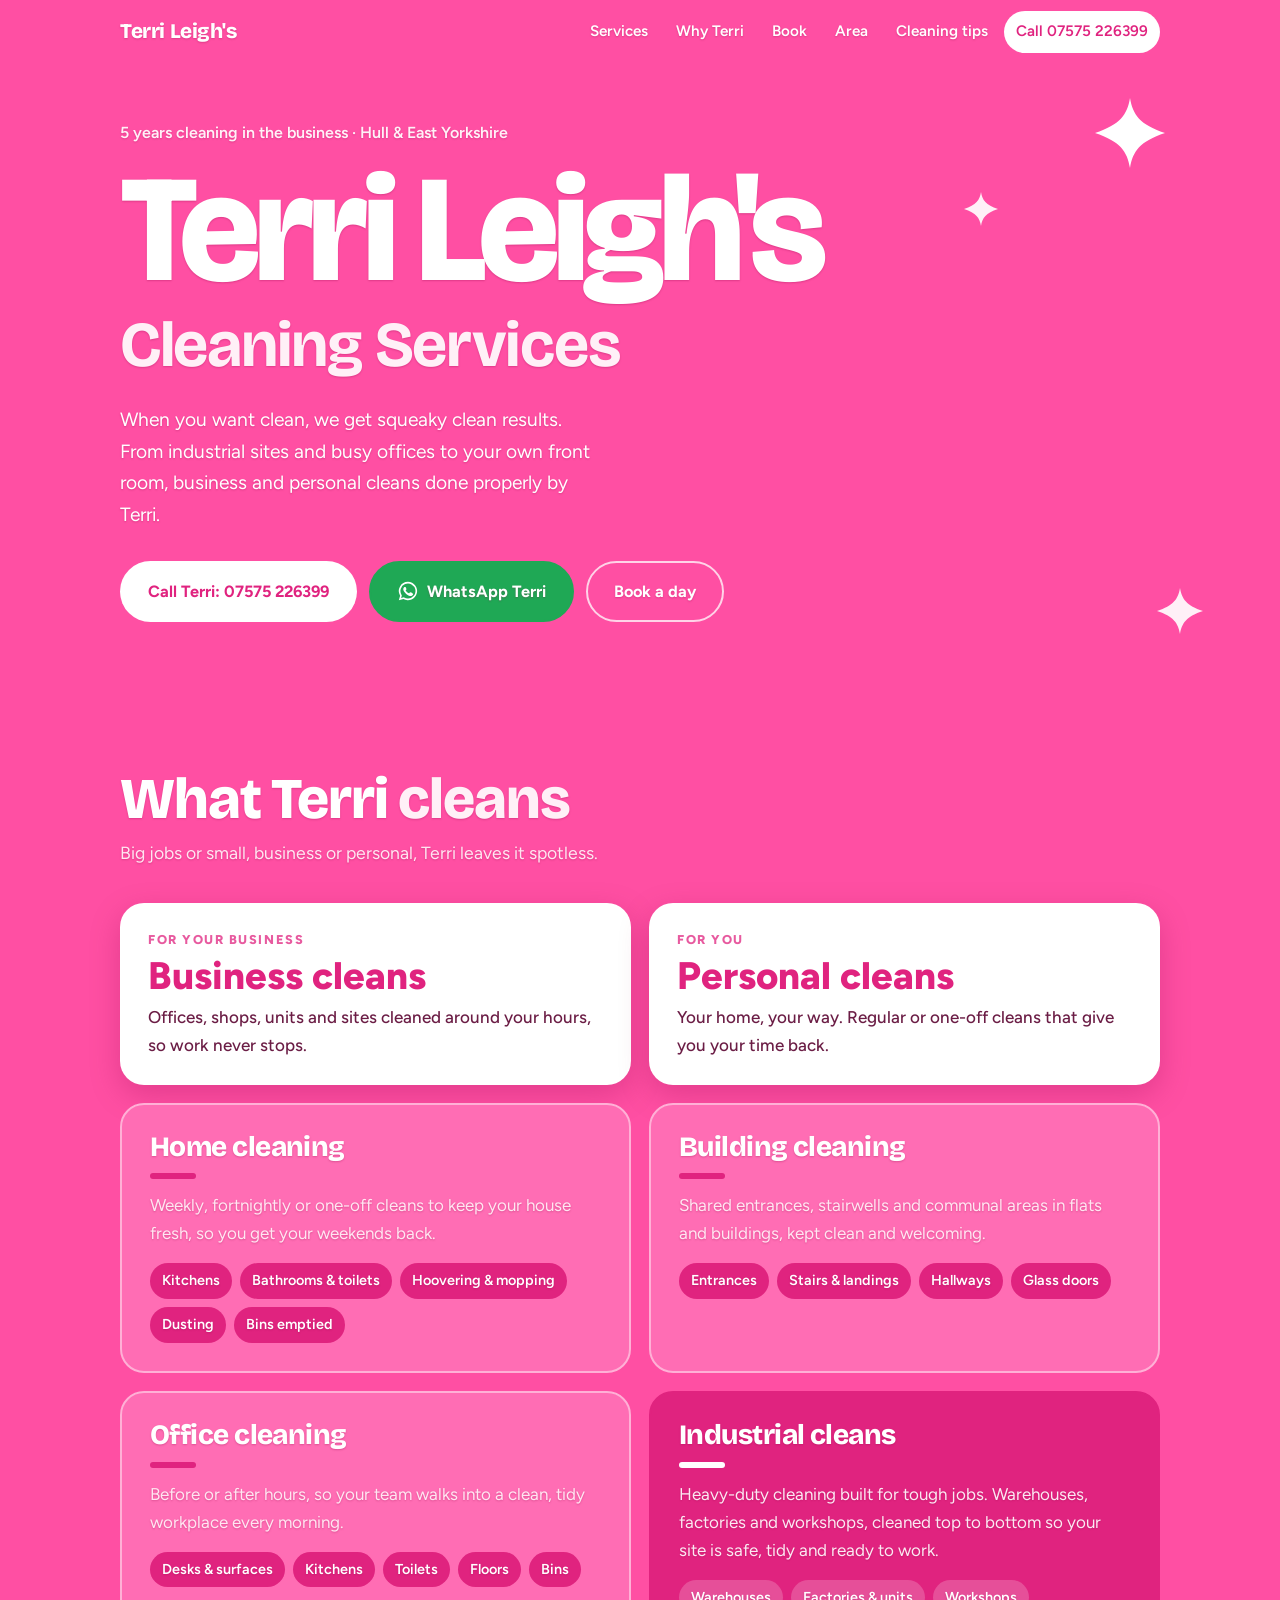
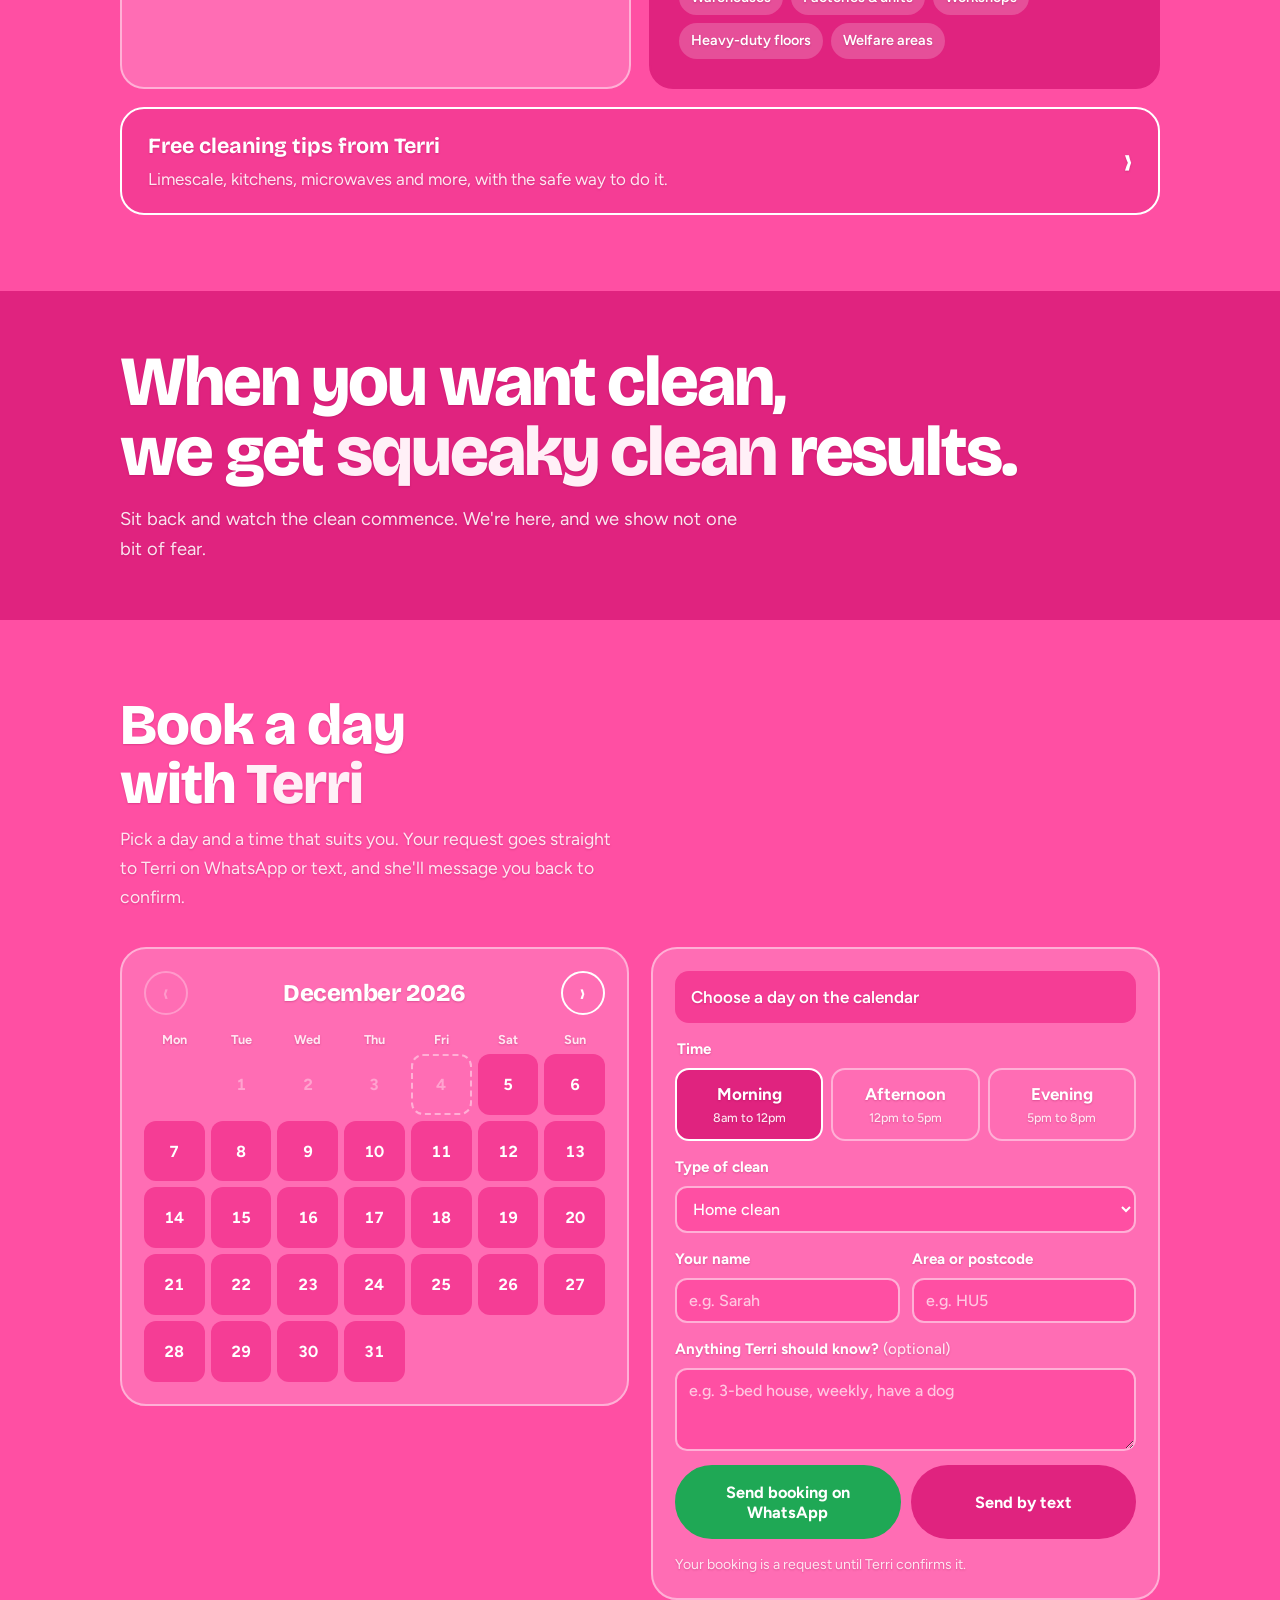
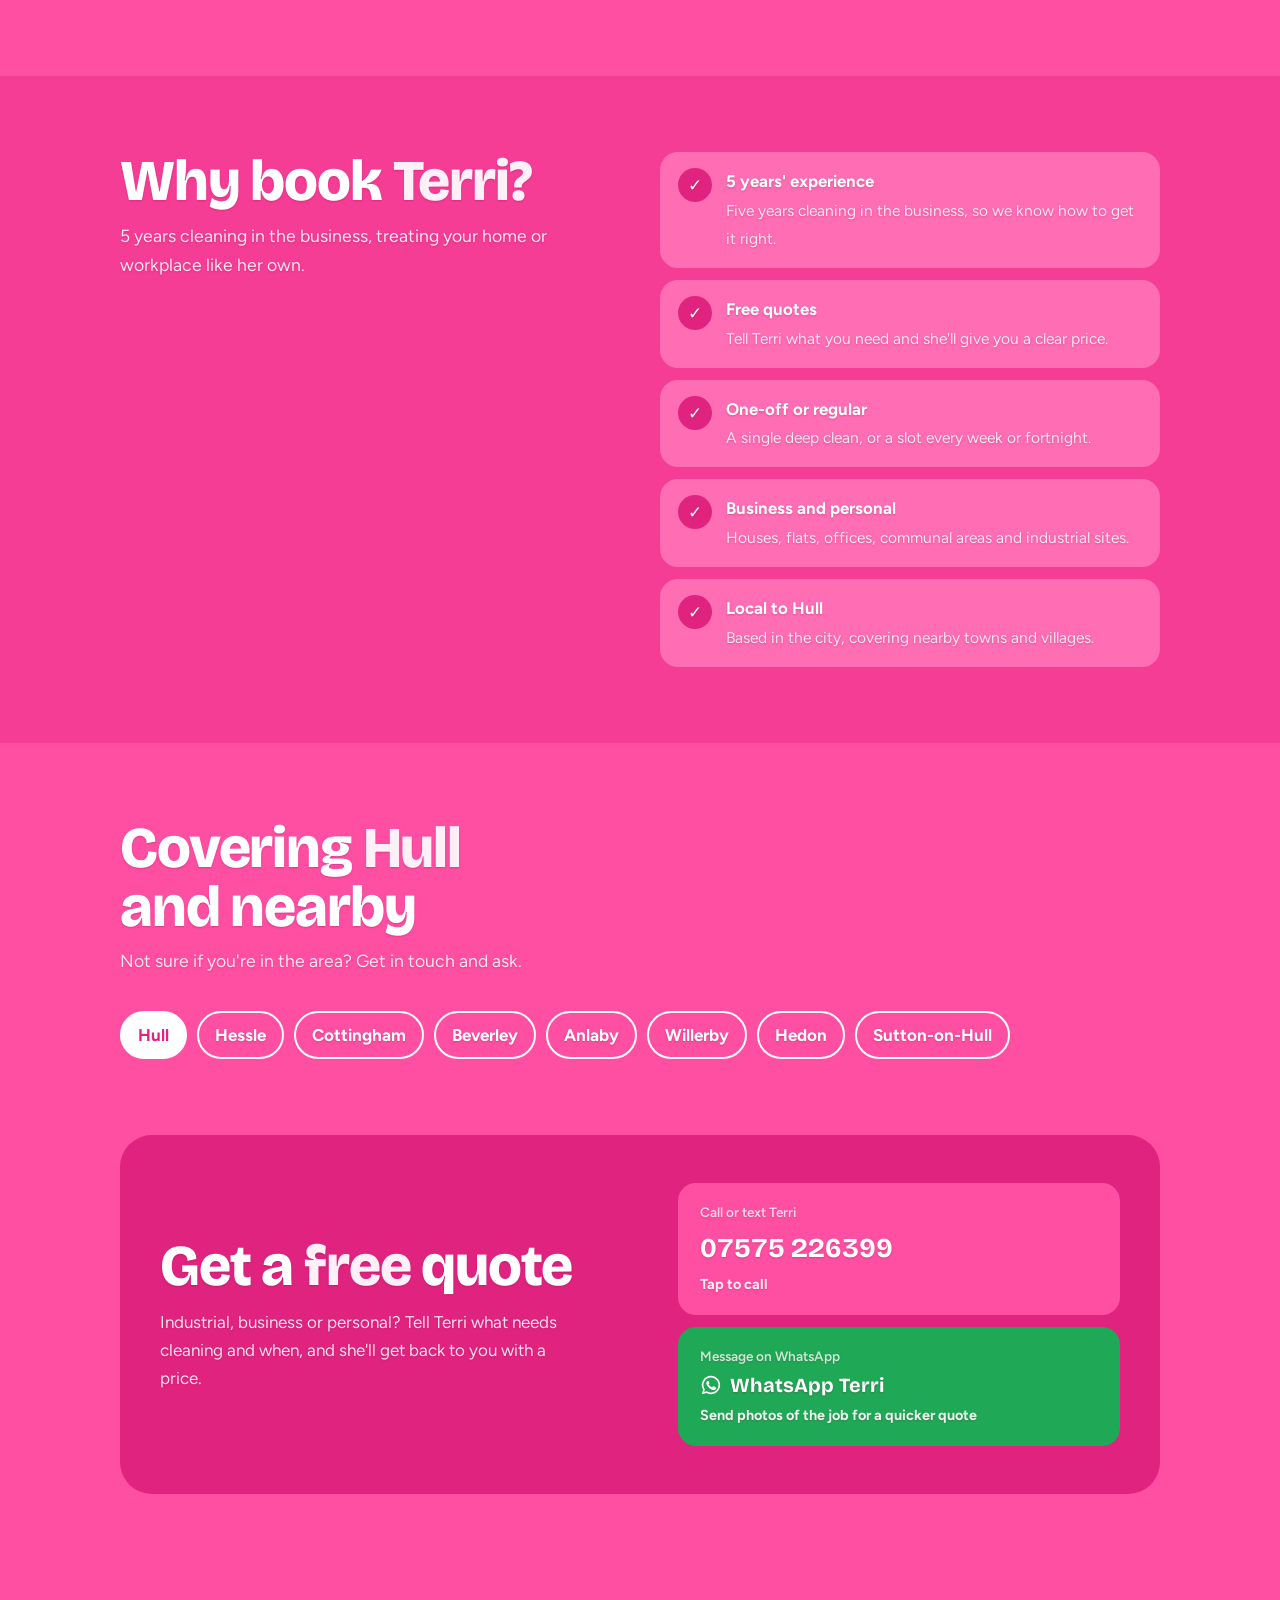
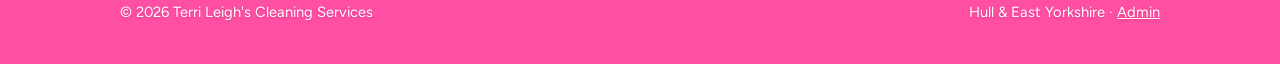
<file: index.html>
<!DOCTYPE html>
<html lang="en">
<head>
<meta charset="UTF-8">
<meta name="viewport" content="width=device-width, initial-scale=1, viewport-fit=cover">
<title>Terri Leigh's Cleaning Services</title>
<meta name="description" content="Terri Leigh's Cleaning Services: 5 years cleaning in the business. Industrial, business and personal cleaning across Hull and East Yorkshire. Book a day online.">
<link rel="preconnect" href="https://fonts.googleapis.com">
<link rel="preconnect" href="https://fonts.gstatic.com" crossorigin>
<link rel="stylesheet" href="https://fonts.googleapis.com/css2?family=Bricolage+Grotesque:opsz,wght@12..96,500;12..96,700;12..96,800&family=Figtree:wght@400;500;600;700&display=swap">
<link rel="stylesheet" href="styles.css">
</head>
<body>

<header>
  <div class="wrap bar">
    <a class="logo" href="#top">Terri Leigh's</a>
    <nav aria-label="Main">
      <a href="#services">Services</a>
      <a href="#why">Why Terri</a>
      <a href="#book">Book</a>
      <a href="#area">Area</a>
      <a href="tips.html">Cleaning tips</a>
      <a class="quote" href="tel:+447575226399">Call 07575 226399</a>
    </nav>
  </div>
</header>

<main id="top">
  <div class="hero">
    <span class="sparkle s1" aria-hidden="true"><svg viewBox="0 0 40 40"><path fill="currentColor" d="M20 0c1.6 9.6 5.6 15.2 20 20-14.4 4.8-18.4 10.4-20 20-1.6-9.6-5.6-15.2-20-20C14.4 15.2 18.4 9.6 20 0z"/></svg></span>
    <span class="sparkle s2" aria-hidden="true"><svg viewBox="0 0 40 40"><path fill="currentColor" d="M20 0c1.6 9.6 5.6 15.2 20 20-14.4 4.8-18.4 10.4-20 20-1.6-9.6-5.6-15.2-20-20C14.4 15.2 18.4 9.6 20 0z"/></svg></span>
    <span class="sparkle s3" aria-hidden="true"><svg viewBox="0 0 40 40"><path fill="currentColor" d="M20 0c1.6 9.6 5.6 15.2 20 20-14.4 4.8-18.4 10.4-20 20-1.6-9.6-5.6-15.2-20-20C14.4 15.2 18.4 9.6 20 0z"/></svg></span>
    <div class="wrap">
      <p class="where">5 years cleaning in the business · Hull &amp; East Yorkshire</p>
      <h1>Terri Leigh's <span class="sub">Cleaning Services</span></h1>
      <p class="lead">When you want clean, we get squeaky clean results. From industrial sites and busy offices to your own front room, business and personal cleans done properly by Terri.</p>
      <div class="actions">
        <a class="btn white" href="tel:+447575226399">Call Terri: 07575 226399</a>
        <a class="btn wa" href="https://wa.me/447575226399?text=%F0%9F%92%96%E2%9C%A8%20%2ANEW%20QUOTE%20REQUEST%2A%20%E2%9C%A8%F0%9F%92%96%0AHi%20Terri%2C%20I%27d%20like%20a%20quote%20for%20a%20clean%20please.%0A%F0%9F%8C%90%20From%20https%3A%2F%2Fterri-leighs-cleaning.onrender.com" target="_blank" rel="noopener"><svg aria-hidden="true" viewBox="0 0 24 24" width="22" height="22"><path fill="currentColor" d="M12 2a10 10 0 0 0-8.6 15.1L2 22l5-1.3A10 10 0 1 0 12 2zm0 18.2a8.2 8.2 0 0 1-4.2-1.1l-.3-.2-3 .8.8-2.9-.2-.3A8.2 8.2 0 1 1 12 20.2zm4.5-6.1c-.2-.1-1.5-.7-1.7-.8s-.4-.1-.6.1-.7.8-.8 1-.3.2-.5.1a6.7 6.7 0 0 1-3.3-2.9c-.3-.4.2-.4.7-1.4a.5.5 0 0 0 0-.4l-.8-1.8c-.2-.5-.4-.4-.6-.4h-.5a1 1 0 0 0-.7.3 3 3 0 0 0-.9 2.2 5.2 5.2 0 0 0 1.1 2.7 11.8 11.8 0 0 0 4.5 4c1.7.7 2.3.8 3.2.6a2.7 2.7 0 0 0 1.8-1.2 2.2 2.2 0 0 0 .2-1.2c-.1-.1-.3-.2-.6-.3z"/></svg> WhatsApp Terri</a>
        <a class="btn outline" href="#book">Book a day</a>
      </div>
    </div>
  </div>

  <section id="services">
    <div class="wrap">
      <div class="head">
        <h2>What Terri <em>cleans</em></h2>
        <p>Big jobs or small, business or personal, Terri leaves it spotless.</p>
      </div>
      <div class="for-who">
        <div class="who"><span class="label">For your business</span><b>Business cleans</b><span class="t">Offices, shops, units and sites cleaned around your hours, so work never stops.</span></div>
        <div class="who"><span class="label">For you</span><b>Personal cleans</b><span class="t">Your home, your way. Regular or one-off cleans that give you your time back.</span></div>
      </div>
      <div class="services">
        <article class="service">
          <h3>Home cleaning</h3>
          <p>Weekly, fortnightly or one-off cleans to keep your house fresh, so you get your weekends back.</p>
          <ul class="covers"><li>Kitchens</li><li>Bathrooms &amp; toilets</li><li>Hoovering &amp; mopping</li><li>Dusting</li><li>Bins emptied</li></ul>
        </article>
        <article class="service">
          <h3>Building cleaning</h3>
          <p>Shared entrances, stairwells and communal areas in flats and buildings, kept clean and welcoming.</p>
          <ul class="covers"><li>Entrances</li><li>Stairs &amp; landings</li><li>Hallways</li><li>Glass doors</li></ul>
        </article>
        <article class="service">
          <h3>Office cleaning</h3>
          <p>Before or after hours, so your team walks into a clean, tidy workplace every morning.</p>
          <ul class="covers"><li>Desks &amp; surfaces</li><li>Kitchens</li><li>Toilets</li><li>Floors</li><li>Bins</li></ul>
        </article>
        <article class="service feature">
          <h3>Industrial cleans</h3>
          <p>Heavy-duty cleaning built for tough jobs. Warehouses, factories and workshops, cleaned top to bottom so your site is safe, tidy and ready to work.</p>
          <ul class="covers"><li>Warehouses</li><li>Factories &amp; units</li><li>Workshops</li><li>Heavy-duty floors</li><li>Welfare areas</li></ul>
        </article>
      </div>
      <a class="tips-link" href="tips.html"><span><b>Free cleaning tips from Terri</b><span class="t">Limescale, kitchens, microwaves and more, with the safe way to do it.</span></span><span class="arrow" aria-hidden="true">›</span></a>
    </div>
  </section>

  <section id="work" class="work" hidden>
    <div class="wrap">
      <div class="head">
        <h2>Our <em>work</em></h2>
        <p>Recent jobs finished by Terri.</p>
      </div>
      <div class="work-grid" id="workGrid"></div>
    </div>
  </section>

  <div class="slogan" aria-label="Our promise">
    <div class="wrap">
      <p class="big">When you want clean,<br>we get <em>squeaky clean</em> results.</p>
      <p class="small-line">Sit back and watch the clean commence. We're here, and we show not one bit of fear.</p>
    </div>
  </div>

  <section id="book" class="book">
    <div class="wrap">
      <div class="head">
        <h2>Book a day with <em>Terri</em></h2>
        <p>Pick a day and a time that suits you. Your request goes straight to Terri on WhatsApp or text, and she'll message you back to confirm.</p>
      </div>
      <div class="booker">
        <div class="cal" aria-label="Choose a day">
          <div class="cal-top">
            <button type="button" class="cal-nav" id="prev" aria-label="Previous month">‹</button>
            <h3 id="month">Month</h3>
            <button type="button" class="cal-nav" id="next" aria-label="Next month">›</button>
          </div>
          <div class="dow" aria-hidden="true"><span>Mon</span><span>Tue</span><span>Wed</span><span>Thu</span><span>Fri</span><span>Sat</span><span>Sun</span></div>
          <div class="days" id="days" role="grid"></div>
        </div>
        <form class="book-form" id="bookForm" novalidate>
          <div class="picked" id="picked" aria-live="polite">Choose a day on the calendar</div>
          <fieldset>
            <legend>Time</legend>
            <div class="slots">
              <label><input type="radio" name="slot" id="slot-am" value="Morning (8am to 12pm)" checked><span>Morning<small>8am to 12pm</small></span></label>
              <label><input type="radio" name="slot" id="slot-pm" value="Afternoon (12pm to 5pm)"><span>Afternoon<small>12pm to 5pm</small></span></label>
              <label><input type="radio" name="slot" id="slot-eve" value="Evening (5pm to 8pm)"><span>Evening<small>5pm to 8pm</small></span></label>
            </div>
          </fieldset>
          <label class="field" for="service">Type of clean
            <select id="service" name="service">
              <option>Home clean</option><option>Deep clean</option><option>Industrial clean</option><option>Business clean</option>
              <option>Building / communal clean</option><option>Office clean</option><option>End of tenancy clean</option>
            </select>
          </label>
          <div class="two">
            <label class="field" for="name">Your name<input id="name" name="name" autocomplete="name" placeholder="e.g. Sarah"></label>
            <label class="field" for="area">Area or postcode<input id="area" name="area" autocomplete="postal-code" placeholder="e.g. HU5"></label>
          </div>
          <label class="field" for="notes"><span>Anything Terri should know? <span class="opt">(optional)</span></span><textarea id="notes" name="notes" rows="3" placeholder="e.g. 3-bed house, weekly, have a dog"></textarea></label>
          <p class="form-err" id="formErr" role="alert"></p>
          <div class="send">
            <button type="button" class="btn wa" id="sendWa">Send booking on WhatsApp</button>
            <button type="button" class="btn pink" id="sendSms">Send by text</button>
          </div>
          <p class="fine">Your booking is a request until Terri confirms it.</p>
        </form>
      </div>
    </div>
  </section>

  <section id="why" class="why">
    <div class="wrap why-grid">
      <div class="head">
        <h2>Why book <em>Terri?</em></h2>
        <p>5 years cleaning in the business, treating your home or workplace like her own.</p>
      </div>
      <ul class="promises">
        <li><span class="tick" aria-hidden="true">✓</span><div><b>5 years' experience</b><span class="t">Five years cleaning in the business, so we know how to get it right.</span></div></li>
        <li><span class="tick" aria-hidden="true">✓</span><div><b>Free quotes</b><span class="t">Tell Terri what you need and she'll give you a clear price.</span></div></li>
        <li><span class="tick" aria-hidden="true">✓</span><div><b>One-off or regular</b><span class="t">A single deep clean, or a slot every week or fortnight.</span></div></li>
        <li><span class="tick" aria-hidden="true">✓</span><div><b>Business and personal</b><span class="t">Houses, flats, offices, communal areas and industrial sites.</span></div></li>
        <li><span class="tick" aria-hidden="true">✓</span><div><b>Local to Hull</b><span class="t">Based in the city, covering nearby towns and villages.</span></div></li>
      </ul>
    </div>
  </section>

  <section id="area">
    <div class="wrap">
      <div class="head">
        <h2>Covering <em>Hull</em> and nearby</h2>
        <p>Not sure if you're in the area? Get in touch and ask.</p>
      </div>
      <div class="places">
        <span class="home">Hull</span><span>Hessle</span><span>Cottingham</span><span>Beverley</span>
        <span>Anlaby</span><span>Willerby</span><span>Hedon</span><span>Sutton-on-Hull</span>
      </div>
    </div>
  </section>

  <section id="contact" class="contact">
    <div class="wrap">
      <div class="contact-box">
        <div>
          <h2>Get a <em>free</em> quote</h2>
          <p>Industrial, business or personal? Tell Terri what needs cleaning and when, and she'll get back to you with a price.</p>
        </div>
        <div class="details">
          <a class="detail call" href="tel:+447575226399"><small>Call or text Terri</small><strong>07575 226399</strong><span class="go">Tap to call</span></a>
          <a class="detail wa-box" href="https://wa.me/447575226399?text=%F0%9F%92%96%E2%9C%A8%20%2ANEW%20QUOTE%20REQUEST%2A%20%E2%9C%A8%F0%9F%92%96%0AHi%20Terri%2C%20I%27d%20like%20a%20quote%20for%20a%20clean%20please.%0A%F0%9F%8C%90%20From%20https%3A%2F%2Fterri-leighs-cleaning.onrender.com" target="_blank" rel="noopener"><small>Message on WhatsApp</small><strong><svg aria-hidden="true" viewBox="0 0 24 24" width="22" height="22"><path fill="currentColor" d="M12 2a10 10 0 0 0-8.6 15.1L2 22l5-1.3A10 10 0 1 0 12 2zm0 18.2a8.2 8.2 0 0 1-4.2-1.1l-.3-.2-3 .8.8-2.9-.2-.3A8.2 8.2 0 1 1 12 20.2zm4.5-6.1c-.2-.1-1.5-.7-1.7-.8s-.4-.1-.6.1-.7.8-.8 1-.3.2-.5.1a6.7 6.7 0 0 1-3.3-2.9c-.3-.4.2-.4.7-1.4a.5.5 0 0 0 0-.4l-.8-1.8c-.2-.5-.4-.4-.6-.4h-.5a1 1 0 0 0-.7.3 3 3 0 0 0-.9 2.2 5.2 5.2 0 0 0 1.1 2.7 11.8 11.8 0 0 0 4.5 4c1.7.7 2.3.8 3.2.6a2.7 2.7 0 0 0 1.8-1.2 2.2 2.2 0 0 0 .2-1.2c-.1-.1-.3-.2-.6-.3z"/></svg> WhatsApp Terri</strong><span class="go">Send photos of the job for a quicker quote</span></a>
        </div>
      </div>
    </div>
  </section>
</main>

<footer>
  <div class="wrap">
    <span>© <span id="year">2026</span> Terri Leigh's Cleaning Services</span>
    <span>Hull &amp; East Yorkshire · <a href="admin.html" rel="nofollow">Admin</a></span>
  </div>
</footer>

<script>
  document.getElementById('year').textContent = new Date().getFullYear();

  // "Our work" gallery: photos Terri adds from the admin page, listed in photos.json.
  fetch('photos.json', { cache: 'no-store' }).then(function (r) { return r.ok ? r.json() : []; }).then(function (list) {
    if (!Array.isArray(list) || !list.length) return;
    var grid = document.getElementById('workGrid');
    list.slice(0, 24).forEach(function (p) {
      var fig = document.createElement('figure');
      var img = document.createElement('img');
      img.src = p.file; img.alt = p.caption || 'A clean finished by Terri Leigh\'s Cleaning Services'; img.loading = 'lazy';
      fig.appendChild(img);
      if (p.caption) { var c = document.createElement('figcaption'); c.textContent = p.caption; fig.appendChild(c); }
      grid.appendChild(fig);
    });
    document.getElementById('work').hidden = false;
  }).catch(function () {});

  // Booking calendar: pick a day and time, then send the request to Terri on WhatsApp or by text.
  (function () {
    var PHONE = '447575226399';
    var monthEl = document.getElementById('month'), daysEl = document.getElementById('days');
    var picked = document.getElementById('picked'), err = document.getElementById('formErr');
    var today = new Date(); today.setHours(0, 0, 0, 0);
    var view = new Date(today.getFullYear(), today.getMonth(), 1);
    var lastMonth = new Date(today.getFullYear(), today.getMonth() + 3, 1); // book up to 3 months ahead
    var chosen = null;
    var fmt = function (d, o) { return d.toLocaleDateString('en-GB', o); };

    function draw() {
      monthEl.textContent = fmt(view, { month: 'long', year: 'numeric' });
      document.getElementById('prev').disabled = view <= new Date(today.getFullYear(), today.getMonth(), 1);
      document.getElementById('next').disabled = view >= lastMonth;
      daysEl.textContent = '';
      var lead = (view.getDay() + 6) % 7; // Monday first
      for (var i = 0; i < lead; i++) daysEl.appendChild(document.createElement('span'));
      var n = new Date(view.getFullYear(), view.getMonth() + 1, 0).getDate();
      for (var d = 1; d <= n; d++) {
        var date = new Date(view.getFullYear(), view.getMonth(), d);
        var b = document.createElement('button');
        b.type = 'button'; b.textContent = d; b.className = 'day';
        b.setAttribute('aria-label', fmt(date, { weekday: 'long', day: 'numeric', month: 'long' }));
        if (date <= today) { b.disabled = true; }
        if (date.getTime() === today.getTime()) b.classList.add('today');
        if (chosen && date.getTime() === chosen.getTime()) { b.classList.add('on'); b.setAttribute('aria-pressed', 'true'); }
        b.addEventListener('click', (function (dt) { return function () { chosen = dt; err.textContent = ''; showPicked(); draw(); }; })(date));
        daysEl.appendChild(b);
      }
    }
    function showPicked() {
      picked.innerHTML = '';
      var t = document.createElement('strong');
      t.textContent = fmt(chosen, { weekday: 'long', day: 'numeric', month: 'long' });
      picked.append('Booking for ', t);
      picked.classList.add('set');
    }
    var SITE = 'terri-leighs-cleaning.onrender.com';
    // Builds an eye-catching booking message. WhatsApp shows *text* in bold; texts get the same layout without the stars.
    function message(bold) {
      if (!chosen) { err.textContent = 'Choose a day on the calendar first.'; return null; }
      var f = document.getElementById('bookForm');
      var slot = f.querySelector('input[name=slot]:checked').value;
      var b = function (t) { return bold ? '*' + t + '*' : t; };
      var line = '━━━━━━━━━━━━━━━';
      var lines = [
        '🧽✨ ' + b('NEW BOOKING REQUEST') + ' ✨🧽',
        line,
        '📅 ' + b('Day:') + ' ' + fmt(chosen, { weekday: 'long', day: 'numeric', month: 'long', year: 'numeric' }),
        '⏰ ' + b('Time:') + ' ' + slot,
        '🧹 ' + b('Clean:') + ' ' + f.service.value
      ];
      if (f.name.value.trim()) lines.push('👤 ' + b('Name:') + ' ' + f.name.value.trim());
      if (f.area.value.trim()) lines.push('📍 ' + b('Area:') + ' ' + f.area.value.trim());
      if (f.notes.value.trim()) lines.push('📝 ' + b('Notes:') + ' ' + f.notes.value.trim());
      lines.push(line, "Please confirm if you're free 💖", '🌐 Sent from https://' + SITE);
      return lines.join('\n');
    }
    document.getElementById('sendWa').addEventListener('click', function () {
      var m = message(true); if (m) window.open('https://wa.me/' + PHONE + '?text=' + encodeURIComponent(m), '_blank', 'noopener');
    });
    document.getElementById('sendSms').addEventListener('click', function () {
      var m = message(false); if (m) location.href = 'sms:+' + PHONE + '?&body=' + encodeURIComponent(m);
    });
    document.getElementById('prev').addEventListener('click', function () { view = new Date(view.getFullYear(), view.getMonth() - 1, 1); draw(); });
    document.getElementById('next').addEventListener('click', function () { view = new Date(view.getFullYear(), view.getMonth() + 1, 1); draw(); });
    draw();
  })();
</script>
</body>
</html>
</file>
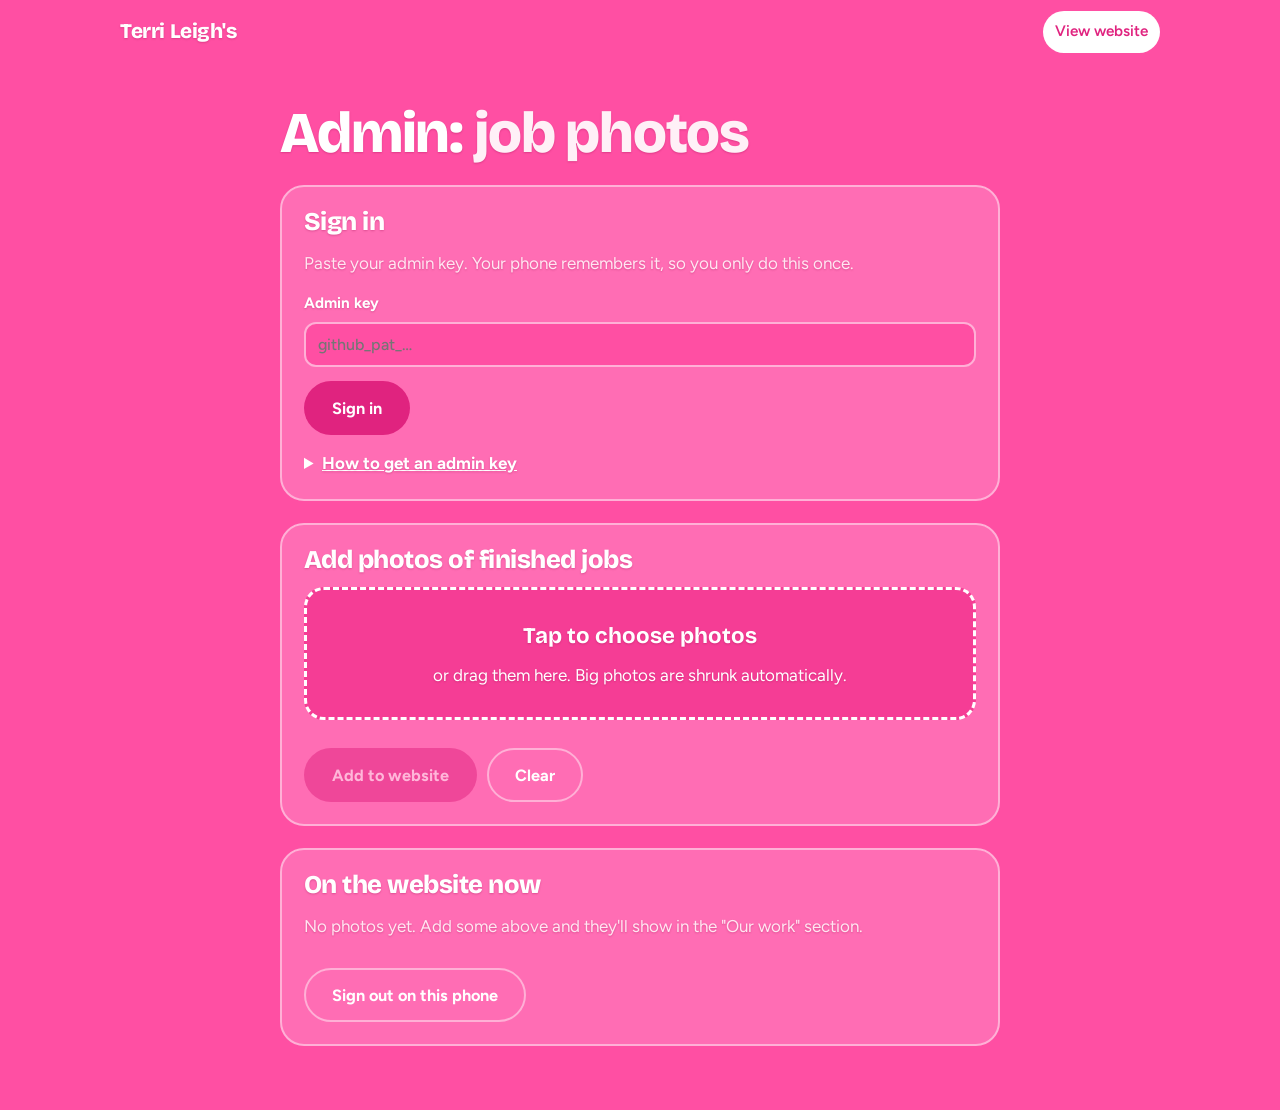
<file: admin.html>
<!DOCTYPE html>
<html lang="en">
<head>
<meta charset="UTF-8">
<meta name="viewport" content="width=device-width, initial-scale=1, viewport-fit=cover">
<meta name="robots" content="noindex, nofollow">
<title>Admin · Terri Leigh's Cleaning Services</title>
<link rel="preconnect" href="https://fonts.googleapis.com">
<link rel="preconnect" href="https://fonts.gstatic.com" crossorigin>
<link rel="stylesheet" href="https://fonts.googleapis.com/css2?family=Bricolage+Grotesque:opsz,wght@12..96,500;12..96,700;12..96,800&family=Figtree:wght@400;500;600;700&display=swap">
<link rel="stylesheet" href="styles.css">
<style>
  .admin { padding-block: 40px 64px; display: grid; gap: 22px; max-width: 760px; }
  .admin h1 { font-size: clamp(2.4rem, 7vw, 3.6rem); font-weight: 800; }
  .admin h1 em { font-style: normal; color: var(--bubble); }
  .panel { background: var(--card); border: 2px solid var(--line); border-radius: 24px; padding: 22px; display: grid; gap: 14px; }
  .panel h2 { font-size: 1.6rem; font-weight: 800; }
  .panel p { color: var(--muted); }
  .field { display: grid; gap: 6px; font-weight: 700; font-size: 0.95rem; }
  .panel input[type=password], .panel input[type=text], .panel textarea {
    font: 500 1rem var(--body); color: var(--ink); background: var(--pink); border: 2px solid var(--line); border-radius: 12px; padding: 11px 12px; width: 100%; }
  .panel input:focus, .panel textarea:focus { outline: none; border-color: var(--ink); }
  .drop { border: 3px dashed var(--ink); border-radius: 20px; padding: 28px 18px; text-align: center; background: var(--blush); cursor: pointer; display: grid; gap: 6px; }
  .drop b { font-family: var(--display); font-size: 1.4rem; color: var(--ink); }
  .drop input { position: absolute; width: 1px; height: 1px; opacity: 0; }
  .drop:focus-within { outline: 3px solid var(--bubble); outline-offset: 3px; }
  .previews { display: grid; grid-template-columns: repeat(auto-fill, minmax(min(100%, 150px), 1fr)); gap: 12px; }
  .pv { display: grid; gap: 6px; }
  .pv img { width: 100%; aspect-ratio: 4 / 3; object-fit: cover; border-radius: 14px; max-width: 100%; }
  .pv input { font-size: 0.9rem !important; padding: 8px 10px !important; }
  .row { display: flex; gap: 10px; flex-wrap: wrap; align-items: center; }
  .btn { cursor: pointer; font-family: var(--body); }
  .btn:disabled { opacity: 0.5; cursor: default; }
  .btn.ghost { background: none; border-color: var(--line); color: var(--ink); }
  .status { font-weight: 700; border-radius: 14px; padding: 12px 16px; }
  .status:empty { display: none; }
  .status.ok { background: var(--blush); color: var(--ink); border-left: 6px solid var(--ink); }
  .status.bad { background: var(--deep); color: var(--on-deep); }
  .current { display: grid; grid-template-columns: repeat(auto-fill, minmax(min(100%, 170px), 1fr)); gap: 12px; }
  .current figure { margin: 0; display: grid; gap: 6px; }
  .current img { width: 100%; aspect-ratio: 4 / 3; object-fit: cover; border-radius: 14px; max-width: 100%; }
  .current figcaption { font-size: 0.9rem; color: var(--muted); min-height: 1.2em; }
  .current .del { background: none; border: 2px solid var(--line); color: var(--ink); border-radius: 999px; padding: 6px 12px; font: 600 0.88rem var(--body); cursor: pointer; }
  .current .del.sure { background: var(--pink-deep); color: var(--on-pink); border-color: var(--ink); }
  details summary { cursor: pointer; font-weight: 700; color: var(--ink); text-decoration: underline; }
  details ol { margin: 10px 0 0; padding-left: 1.3em; display: grid; gap: 6px; color: var(--muted); }
</style>
</head>
<body>

<header>
  <div class="wrap bar">
    <a class="logo" href="index.html">Terri Leigh's</a>
    <nav aria-label="Main"><a class="quote" href="index.html">View website</a></nav>
  </div>
</header>

<main class="wrap admin">
  <h1>Admin: <em>job photos</em></h1>

  <!-- Step 1: sign in with the GitHub key -->
  <section class="panel" id="login">
    <h2>Sign in</h2>
    <p>Paste your admin key. Your phone remembers it, so you only do this once.</p>
    <label class="field" for="token">Admin key<input type="password" id="token" autocomplete="off" placeholder="github_pat_…"></label>
    <div class="row"><button class="btn pink" id="signIn" type="button">Sign in</button></div>
    <p class="status" id="loginStatus" role="alert"></p>
    <details>
      <summary>How to get an admin key</summary>
      <ol>
        <li>On GitHub, open Settings, then Developer settings, then Personal access tokens, then Fine-grained tokens.</li>
        <li>Tap Generate new token. Name it "Terri website photos" and set it to expire in 1 year.</li>
        <li>Under Repository access choose Only select repositories, and pick Terri-leighs-cleaning-services.</li>
        <li>Under Permissions, set Contents to Read and write.</li>
        <li>Generate the token, copy it, and paste it above.</li>
      </ol>
    </details>
  </section>

  <!-- Step 2: add photos -->
  <section class="panel" id="upload" hidden>
    <h2>Add photos of finished jobs</h2>
    <label class="drop" for="files">
      <b>Tap to choose photos</b>
      <span>or drag them here. Big photos are shrunk automatically.</span>
      <input type="file" id="files" accept="image/*" multiple>
    </label>
    <div class="previews" id="previews"></div>
    <div class="row">
      <button class="btn pink" id="publish" type="button" disabled>Add to website</button>
      <button class="btn ghost" id="clear" type="button" hidden>Clear</button>
    </div>
    <p class="status" id="uploadStatus" role="status" aria-live="polite"></p>
  </section>

  <!-- Step 3: photos already on the site -->
  <section class="panel" id="manage" hidden>
    <h2>On the website now</h2>
    <p id="emptyNote">No photos yet. Add some above and they'll show in the "Our work" section.</p>
    <div class="current" id="current"></div>
    <div class="row"><button class="btn ghost" id="signOut" type="button">Sign out on this phone</button></div>
  </section>
</main>

<script>
(function () {
  var OWNER = 'richardsel1994-ship-it', REPO = 'Terri-leighs-cleaning-services', BRANCH = 'main';
  var API = 'https://api.github.com/repos/' + OWNER + '/' + REPO;
  var token = '';
  try { token = localStorage.getItem('ghToken') || ''; } catch (e) {}
  var $ = function (id) { return document.getElementById(id); };
  var pending = [];   // { blob, url, caption input }
  var photos = [];    // contents of photos.json

  function gh(method, path, body) {
    return fetch(API + path, {
      method: method,
      headers: { Authorization: 'Bearer ' + token, Accept: 'application/vnd.github+json', 'X-GitHub-Api-Version': '2022-11-28' },
      body: body ? JSON.stringify(body) : undefined, cache: 'no-store'
    }).then(function (r) {
      if (r.status === 404 && method === 'GET') return null;
      if (!r.ok) return r.json().catch(function () { return {}; }).then(function (j) {
        var e = new Error(j.message || ('GitHub said ' + r.status)); e.status = r.status; throw e;
      });
      return r.status === 204 ? null : r.json();
    });
  }
  function setStatus(id, text, bad) { var el = $(id); el.textContent = text; el.className = 'status ' + (text ? (bad ? 'bad' : 'ok') : ''); }
  function b64(str) { return btoa(unescape(encodeURIComponent(str))); }
  function unb64(str) { return decodeURIComponent(escape(atob(str.replace(/\n/g, '')))); }

  // Sign in: check the key can write to the site's repository.
  function signIn() {
    if (!token) return;
    setStatus('loginStatus', 'Checking your key…');
    gh('GET', '').then(function (repo) {
      if (!repo) throw new Error('This key can\'t see the website. Check it was made for Terri-leighs-cleaning-services.');
      if (!repo.permissions || !repo.permissions.push) throw new Error('This key can only read. Set Contents to "Read and write" and make a new key.');
      try { localStorage.setItem('ghToken', token); } catch (e) {}
      $('login').hidden = true; $('upload').hidden = false; $('manage').hidden = false;
      return loadPhotos();
    }).catch(function (e) {
      setStatus('loginStatus', e.status === 401 ? 'That key isn\'t right or has expired. Make a new one and paste it in.' : e.message, true);
    });
  }
  $('signIn').addEventListener('click', function () { token = $('token').value.trim(); signIn(); });
  $('signOut').addEventListener('click', function () {
    try { localStorage.removeItem('ghToken'); } catch (e) {}
    token = ''; $('token').value = ''; $('login').hidden = false; $('upload').hidden = true; $('manage').hidden = true;
    setStatus('loginStatus', 'Signed out on this phone.');
  });

  // Read photos.json straight from GitHub so the list is always current.
  function loadPhotos() {
    return gh('GET', '/contents/photos.json?ref=' + BRANCH).then(function (f) {
      photos = f ? JSON.parse(unb64(f.content) || '[]') : [];
      drawCurrent();
    });
  }
  function drawCurrent() {
    var box = $('current'); box.textContent = '';
    $('emptyNote').hidden = photos.length > 0;
    photos.forEach(function (p) {
      var fig = document.createElement('figure');
      var img = document.createElement('img'); img.alt = p.caption || ''; img.loading = 'lazy';
      // Show from GitHub so new photos appear before the website finishes updating.
      img.src = 'https://raw.githubusercontent.com/' + OWNER + '/' + REPO + '/' + BRANCH + '/' + p.file;
      img.onerror = function () { img.onerror = null; img.src = p.file; };
      var cap = document.createElement('figcaption'); cap.textContent = p.caption || '';
      var del = document.createElement('button'); del.type = 'button'; del.className = 'del'; del.textContent = 'Remove';
      del.addEventListener('click', function () {
        if (!del.classList.contains('sure')) { del.classList.add('sure'); del.textContent = 'Tap again to remove'; return; }
        del.disabled = true; del.textContent = 'Removing…';
        commit([{ path: p.file, remove: true }], photos.filter(function (x) { return x.file !== p.file; }), 'Remove job photo')
          .then(function () { setStatus('uploadStatus', 'Photo removed. The website updates in about a minute.'); })
          .catch(function (e) { del.disabled = false; del.textContent = 'Remove'; setStatus('uploadStatus', 'Couldn\'t remove it: ' + e.message, true); });
      });
      fig.append(img, cap, del); box.appendChild(fig);
    });
  }

  // Shrink a photo to at most 1600px wide/tall as a JPEG.
  function shrink(file) {
    return new Promise(function (resolve, reject) {
      var img = new Image(), url = URL.createObjectURL(file);
      img.onload = function () {
        var max = 1600, w = img.naturalWidth, h = img.naturalHeight, k = Math.min(1, max / Math.max(w, h));
        var c = document.createElement('canvas'); c.width = Math.round(w * k); c.height = Math.round(h * k);
        c.getContext('2d').drawImage(img, 0, 0, c.width, c.height);
        URL.revokeObjectURL(url);
        c.toBlob(function (b) { b ? resolve(b) : reject(new Error('Couldn\'t read that photo')); }, 'image/jpeg', 0.82);
      };
      img.onerror = function () { URL.revokeObjectURL(url); reject(new Error(file.name + ' isn\'t a photo this phone can open')); };
      img.src = url;
    });
  }
  function addFiles(list) {
    Array.prototype.forEach.call(list, function (file) {
      if (!/^image\//.test(file.type)) return;
      shrink(file).then(function (blob) {
        var url = URL.createObjectURL(blob);
        var wrap = document.createElement('div'); wrap.className = 'pv';
        var img = document.createElement('img'); img.src = url; img.alt = '';
        var cap = document.createElement('input'); cap.type = 'text'; cap.placeholder = 'Caption, e.g. Office clean, Hessle'; cap.maxLength = 60;
        cap.id = 'cap-' + pending.length;
        wrap.append(img, cap); $('previews').appendChild(wrap);
        pending.push({ blob: blob, caption: cap });
        $('publish').disabled = false; $('clear').hidden = false;
      }).catch(function (e) { setStatus('uploadStatus', e.message, true); });
    });
  }
  $('files').addEventListener('change', function (e) { addFiles(e.target.files); e.target.value = ''; });
  var drop = document.querySelector('.drop');
  drop.addEventListener('dragover', function (e) { e.preventDefault(); });
  drop.addEventListener('drop', function (e) { e.preventDefault(); addFiles(e.dataTransfer.files); });
  function clearPending() { pending = []; $('previews').textContent = ''; $('publish').disabled = true; $('clear').hidden = true; }
  $('clear').addEventListener('click', clearPending);

  function blobB64(blob) {
    return new Promise(function (res, rej) { var r = new FileReader(); r.onload = function () { res(String(r.result).split(',')[1]); }; r.onerror = rej; r.readAsDataURL(blob); });
  }

  // Save several files and the new photos.json in ONE commit, so the website redeploys once.
  function commit(changes, newList, message) {
    return gh('GET', '/git/ref/heads/' + BRANCH).then(function (ref) {
      var parent = ref.object.sha;
      return gh('GET', '/git/commits/' + parent).then(function (c) {
        return Promise.all(changes.map(function (ch) {
          if (ch.remove) return { path: ch.path, mode: '100644', type: 'blob', sha: null };
          return gh('POST', '/git/blobs', { content: ch.base64, encoding: 'base64' }).then(function (b) {
            return { path: ch.path, mode: '100644', type: 'blob', sha: b.sha };
          });
        })).then(function (entries) {
          entries.push({ path: 'photos.json', mode: '100644', type: 'blob', content: JSON.stringify(newList, null, 2) + '\n' });
          return gh('POST', '/git/trees', { base_tree: c.tree.sha, tree: entries });
        }).then(function (tree) {
          return gh('POST', '/git/commits', { message: message, tree: tree.sha, parents: [parent] });
        }).then(function (nc) {
          return gh('PATCH', '/git/refs/heads/' + BRANCH, { sha: nc.sha });
        });
      });
    }).then(function () { photos = newList; drawCurrent(); });
  }

  $('publish').addEventListener('click', function () {
    if (!pending.length) return;
    var btn = $('publish'); btn.disabled = true;
    setStatus('uploadStatus', 'Uploading ' + pending.length + ' photo' + (pending.length > 1 ? 's' : '') + '…');
    loadPhotos().then(function () {
      var stamp = new Date().toISOString().replace(/[-:T]/g, '').slice(0, 14);
      return Promise.all(pending.map(function (p, i) {
        return blobB64(p.blob).then(function (data) {
          return { path: 'photos/job-' + stamp + '-' + (i + 1) + '.jpg', base64: data, caption: p.caption.value.trim() };
        });
      }));
    }).then(function (files) {
      var added = files.map(function (f) { return { file: f.path, caption: f.caption, added: new Date().toISOString().slice(0, 10) }; });
      return commit(files, added.concat(photos), 'Add ' + files.length + ' job photo' + (files.length > 1 ? 's' : ''));
    }).then(function () {
      clearPending();
      setStatus('uploadStatus', 'Added! The photos will show on the website in about a minute.');
    }).catch(function (e) {
      btn.disabled = false;
      setStatus('uploadStatus', 'Upload didn\'t work: ' + e.message + '. Check your signal and try again.', true);
    });
  });

  if (token) { $('token').value = token; signIn(); }
})();
</script>
</body>
</html>
</file>
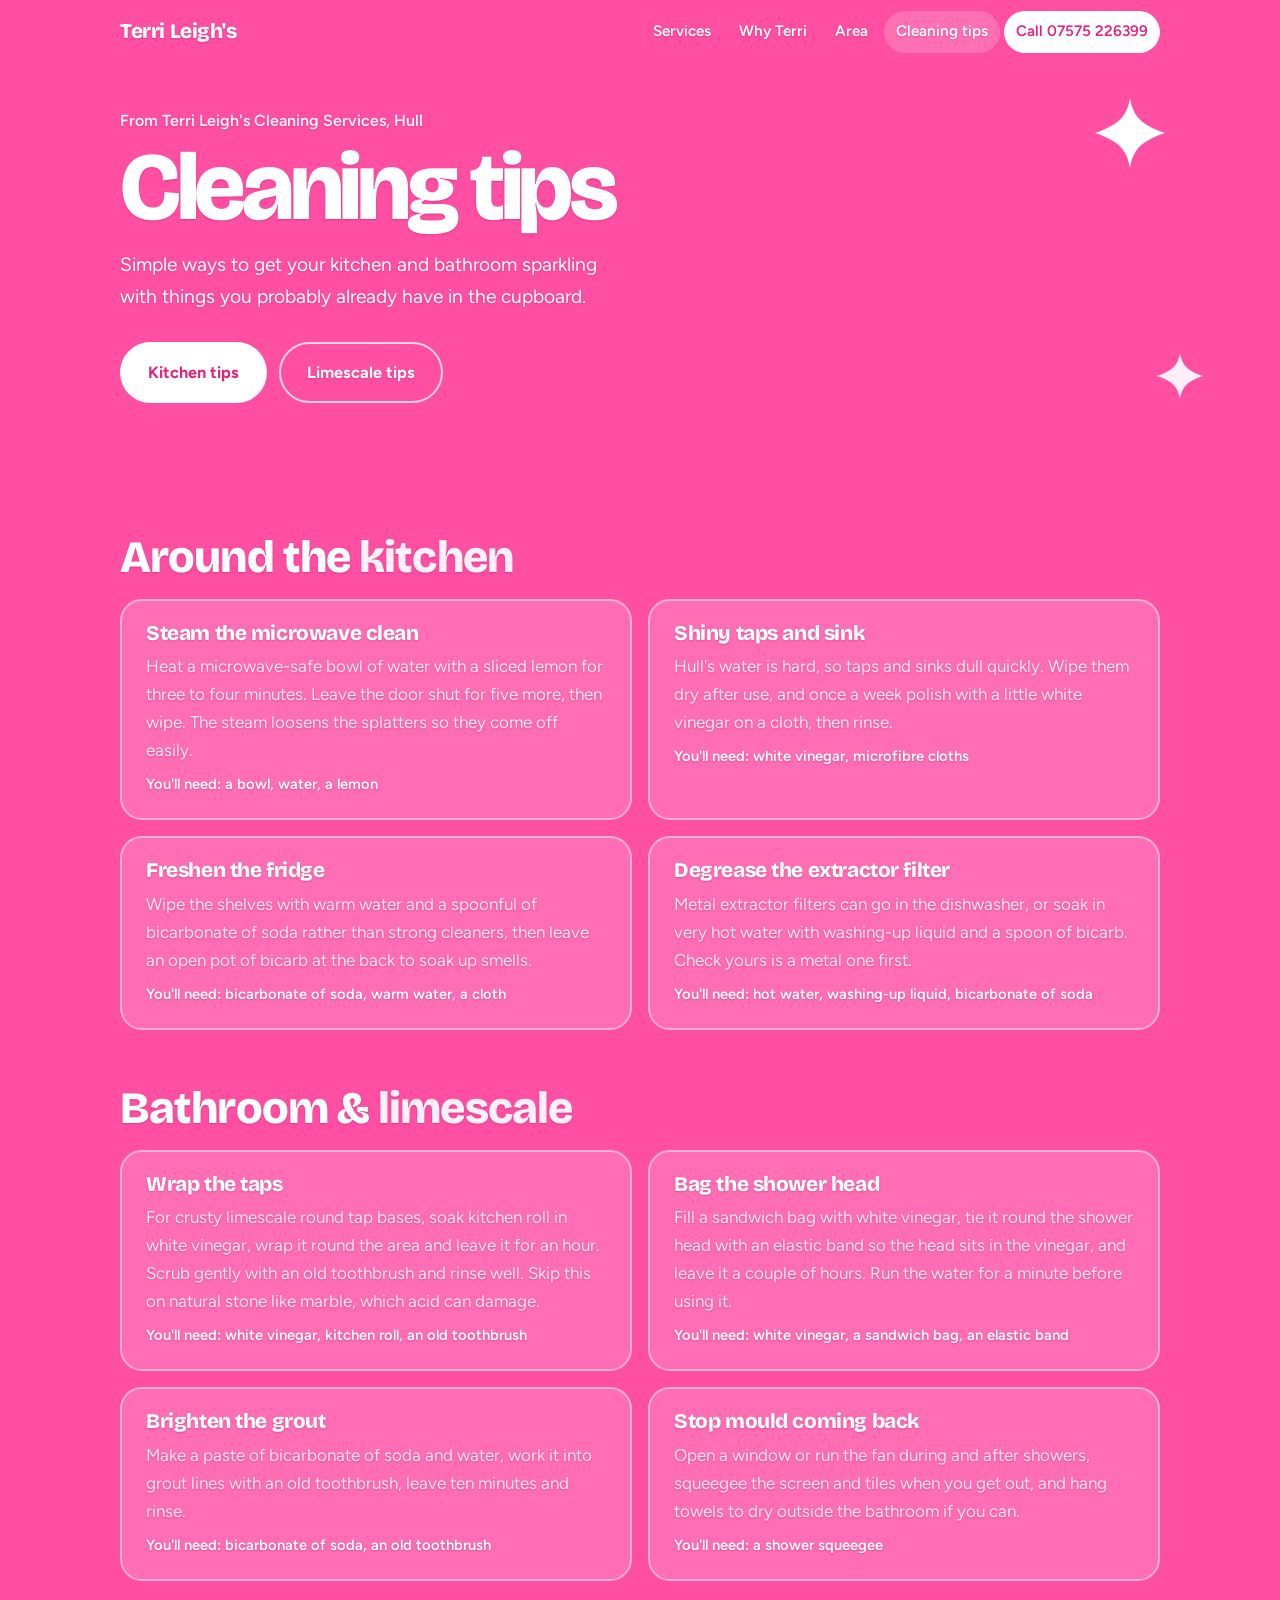
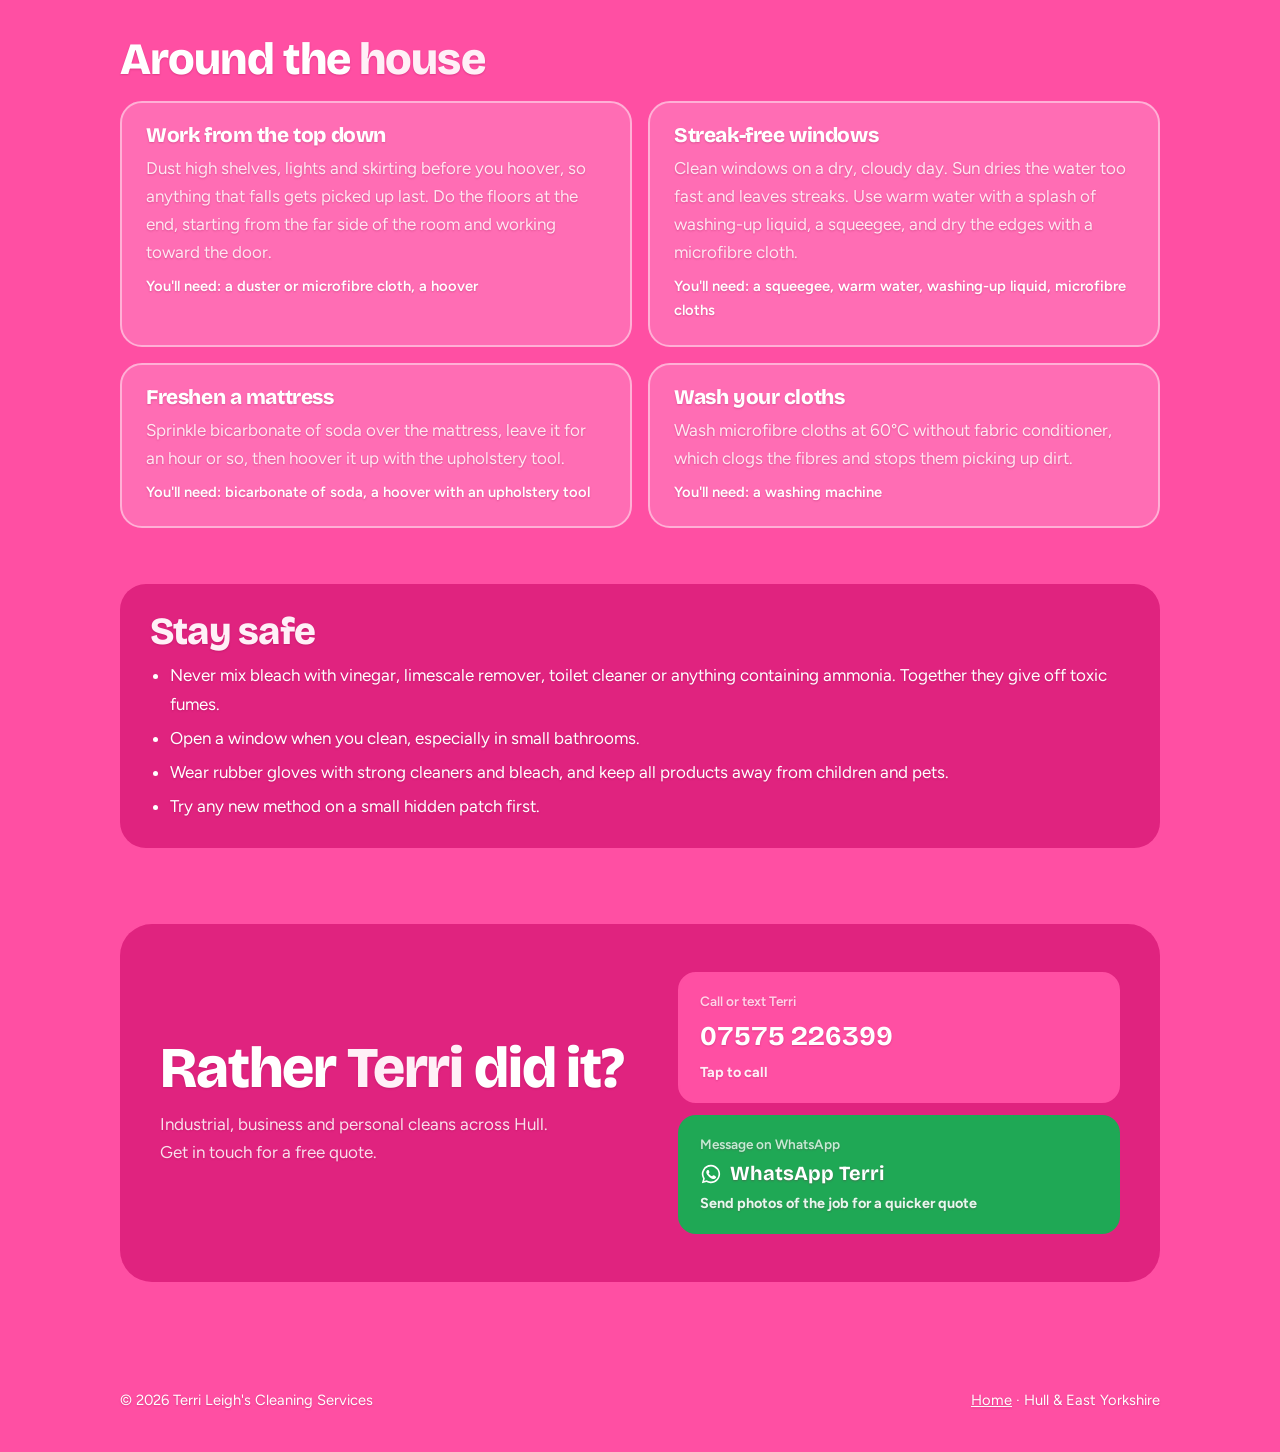
<file: tips.html>
<!DOCTYPE html>
<html lang="en">
<head>
<meta charset="UTF-8">
<meta name="viewport" content="width=device-width, initial-scale=1, viewport-fit=cover">
<title>Cleaning Tips from Terri Leigh</title>
<meta name="description" content="Free cleaning tips from Terri Leigh, Hull cleaner: shifting hard-water limescale, microwaves, grout, windows and staying safe with cleaning products.">
<link rel="preconnect" href="https://fonts.googleapis.com">
<link rel="preconnect" href="https://fonts.gstatic.com" crossorigin>
<link rel="stylesheet" href="https://fonts.googleapis.com/css2?family=Bricolage+Grotesque:opsz,wght@12..96,500;12..96,700;12..96,800&family=Figtree:wght@400;500;600;700&display=swap">
<link rel="stylesheet" href="styles.css">
</head>
<body>

<header>
  <div class="wrap bar">
    <a class="logo" href="index.html">Terri Leigh's</a>
    <nav aria-label="Main">
      <a href="index.html#services">Services</a>
      <a href="index.html#why">Why Terri</a>
      <a href="index.html#area">Area</a>
      <a href="tips.html" aria-current="page">Cleaning tips</a>
      <a class="quote" href="tel:+447575226399">Call 07575 226399</a>
    </nav>
  </div>
</header>

<main id="top">
  <div class="hero small">
    <span class="sparkle s1" aria-hidden="true"><svg viewBox="0 0 40 40"><path fill="currentColor" d="M20 0c1.6 9.6 5.6 15.2 20 20-14.4 4.8-18.4 10.4-20 20-1.6-9.6-5.6-15.2-20-20C14.4 15.2 18.4 9.6 20 0z"/></svg></span>
    <span class="sparkle s3" aria-hidden="true"><svg viewBox="0 0 40 40"><path fill="currentColor" d="M20 0c1.6 9.6 5.6 15.2 20 20-14.4 4.8-18.4 10.4-20 20-1.6-9.6-5.6-15.2-20-20C14.4 15.2 18.4 9.6 20 0z"/></svg></span>
    <div class="wrap">
      <p class="where">From Terri Leigh's Cleaning Services, Hull</p>
      <h1>Cleaning tips</h1>
      <p class="lead">Simple ways to get your kitchen and bathroom sparkling with things you probably already have in the cupboard.</p>
      <div class="actions">
        <a class="btn white" href="#kitchen">Kitchen tips</a>
        <a class="btn outline" href="#bathroom">Limescale tips</a>
      </div>
    </div>
  </div>

  <section>
    <div class="wrap tip-groups">
      <div class="tip-group" id="kitchen">
        <h2>Around the <em>kitchen</em></h2>
        <div class="tips">
          <article class="tip"><h3>Steam the microwave clean</h3><p>Heat a microwave-safe bowl of water with a sliced lemon for three to four minutes. Leave the door shut for five more, then wipe. The steam loosens the splatters so they come off easily.</p><p class="need"><span>You'll need:</span> a bowl, water, a lemon</p></article>
          <article class="tip"><h3>Shiny taps and sink</h3><p>Hull's water is hard, so taps and sinks dull quickly. Wipe them dry after use, and once a week polish with a little white vinegar on a cloth, then rinse.</p><p class="need"><span>You'll need:</span> white vinegar, microfibre cloths</p></article>
          <article class="tip"><h3>Freshen the fridge</h3><p>Wipe the shelves with warm water and a spoonful of bicarbonate of soda rather than strong cleaners, then leave an open pot of bicarb at the back to soak up smells.</p><p class="need"><span>You'll need:</span> bicarbonate of soda, warm water, a cloth</p></article>
          <article class="tip"><h3>Degrease the extractor filter</h3><p>Metal extractor filters can go in the dishwasher, or soak in very hot water with washing-up liquid and a spoon of bicarb. Check yours is a metal one first.</p><p class="need"><span>You'll need:</span> hot water, washing-up liquid, bicarbonate of soda</p></article>
        </div>
      </div>
      <div class="tip-group" id="bathroom">
        <h2>Bathroom &amp; <em>limescale</em></h2>
        <div class="tips">
          <article class="tip"><h3>Wrap the taps</h3><p>For crusty limescale round tap bases, soak kitchen roll in white vinegar, wrap it round the area and leave it for an hour. Scrub gently with an old toothbrush and rinse well. Skip this on natural stone like marble, which acid can damage.</p><p class="need"><span>You'll need:</span> white vinegar, kitchen roll, an old toothbrush</p></article>
          <article class="tip"><h3>Bag the shower head</h3><p>Fill a sandwich bag with white vinegar, tie it round the shower head with an elastic band so the head sits in the vinegar, and leave it a couple of hours. Run the water for a minute before using it.</p><p class="need"><span>You'll need:</span> white vinegar, a sandwich bag, an elastic band</p></article>
          <article class="tip"><h3>Brighten the grout</h3><p>Make a paste of bicarbonate of soda and water, work it into grout lines with an old toothbrush, leave ten minutes and rinse.</p><p class="need"><span>You'll need:</span> bicarbonate of soda, an old toothbrush</p></article>
          <article class="tip"><h3>Stop mould coming back</h3><p>Open a window or run the fan during and after showers, squeegee the screen and tiles when you get out, and hang towels to dry outside the bathroom if you can.</p><p class="need"><span>You'll need:</span> a shower squeegee</p></article>
        </div>
      </div>
      <div class="tip-group" id="home">
        <h2>Around the <em>house</em></h2>
        <div class="tips">
          <article class="tip"><h3>Work from the top down</h3><p>Dust high shelves, lights and skirting before you hoover, so anything that falls gets picked up last. Do the floors at the end, starting from the far side of the room and working toward the door.</p><p class="need"><span>You'll need:</span> a duster or microfibre cloth, a hoover</p></article>
          <article class="tip"><h3>Streak-free windows</h3><p>Clean windows on a dry, cloudy day. Sun dries the water too fast and leaves streaks. Use warm water with a splash of washing-up liquid, a squeegee, and dry the edges with a microfibre cloth.</p><p class="need"><span>You'll need:</span> a squeegee, warm water, washing-up liquid, microfibre cloths</p></article>
          <article class="tip"><h3>Freshen a mattress</h3><p>Sprinkle bicarbonate of soda over the mattress, leave it for an hour or so, then hoover it up with the upholstery tool.</p><p class="need"><span>You'll need:</span> bicarbonate of soda, a hoover with an upholstery tool</p></article>
          <article class="tip"><h3>Wash your cloths</h3><p>Wash microfibre cloths at 60°C without fabric conditioner, which clogs the fibres and stops them picking up dirt.</p><p class="need"><span>You'll need:</span> a washing machine</p></article>
        </div>
      </div>
      <div class="safety" id="safety">
        <h2>Stay safe</h2>
        <ul>
          <li>Never mix bleach with vinegar, limescale remover, toilet cleaner or anything containing ammonia. Together they give off toxic fumes.</li>
          <li>Open a window when you clean, especially in small bathrooms.</li>
          <li>Wear rubber gloves with strong cleaners and bleach, and keep all products away from children and pets.</li>
          <li>Try any new method on a small hidden patch first.</li>
        </ul>
      </div>
    </div>
  </section>

  <section id="contact" class="contact">
    <div class="wrap">
      <div class="contact-box">
        <div>
          <h2>Rather <em>Terri</em> did it?</h2>
          <p>Industrial, business and personal cleans across Hull. Get in touch for a free quote.</p>
        </div>
        <div class="details">
          <a class="detail call" href="tel:+447575226399"><small>Call or text Terri</small><strong>07575 226399</strong><span class="go">Tap to call</span></a>
          <a class="detail wa-box" href="https://wa.me/447575226399?text=%F0%9F%92%96%E2%9C%A8%20%2ANEW%20QUOTE%20REQUEST%2A%20%E2%9C%A8%F0%9F%92%96%0AHi%20Terri%2C%20I%27d%20like%20a%20quote%20for%20a%20clean%20please.%0A%F0%9F%8C%90%20From%20https%3A%2F%2Fterri-leighs-cleaning.onrender.com" target="_blank" rel="noopener"><small>Message on WhatsApp</small><strong><svg aria-hidden="true" viewBox="0 0 24 24" width="22" height="22"><path fill="currentColor" d="M12 2a10 10 0 0 0-8.6 15.1L2 22l5-1.3A10 10 0 1 0 12 2zm0 18.2a8.2 8.2 0 0 1-4.2-1.1l-.3-.2-3 .8.8-2.9-.2-.3A8.2 8.2 0 1 1 12 20.2zm4.5-6.1c-.2-.1-1.5-.7-1.7-.8s-.4-.1-.6.1-.7.8-.8 1-.3.2-.5.1a6.7 6.7 0 0 1-3.3-2.9c-.3-.4.2-.4.7-1.4a.5.5 0 0 0 0-.4l-.8-1.8c-.2-.5-.4-.4-.6-.4h-.5a1 1 0 0 0-.7.3 3 3 0 0 0-.9 2.2 5.2 5.2 0 0 0 1.1 2.7 11.8 11.8 0 0 0 4.5 4c1.7.7 2.3.8 3.2.6a2.7 2.7 0 0 0 1.8-1.2 2.2 2.2 0 0 0 .2-1.2c-.1-.1-.3-.2-.6-.3z"/></svg> WhatsApp Terri</strong><span class="go">Send photos of the job for a quicker quote</span></a>
        </div>
      </div>
    </div>
  </section>
</main>

<footer>
  <div class="wrap">
    <span>© <span id="year">2026</span> Terri Leigh's Cleaning Services</span>
    <span><a href="index.html">Home</a> · Hull &amp; East Yorkshire</span>
  </div>
</footer>

<script>
  document.getElementById('year').textContent = new Date().getFullYear();
</script>
</body>
</html>
</file>
<file: styles.css>
/* All-pink look: hot pink page, deeper and lighter pinks for sections and cards, every word in white. Same in light and dark mode. */
  :root {
    --pink: #ff4fa3;        /* lighter bright pink: page, header and banner */
    --pink-deep: #e0237f;   /* stronger pink for buttons, chosen days and panels */
    --bubble: #fff0f7;      /* pale pink for highlighted words */
    --blush: #f53d95;       /* alternate sections */
    --paper: #ff4fa3;       /* page ground */
    --ink: #ffffff;         /* all writing */
    --muted: #ffe6f1;       /* softer writing, still white-pink */
    --card: #ff6db4;        /* cards sit a touch lighter than the page */
    --on-pink: #ffffff;
    --line: #ffb0d6;
    --deep: #e0237f;        /* slogan, contact and safety panels */
    --on-deep: #ffffff;
    --whatsapp: #1fa855;    /* WhatsApp green, only on WhatsApp buttons */
    --display: "Bricolage Grotesque", "Arial Black", "Helvetica Neue", Arial, sans-serif;
    --body: "Figtree", system-ui, -apple-system, "Segoe UI", Roboto, sans-serif;
    color-scheme: light;
  }

  * { box-sizing: border-box; }
  html { scroll-behavior: smooth; }
  body { margin: 0; background: var(--paper); color: var(--ink); font: 400 1.0625rem/1.65 var(--body); }
  h1, h2, h3 { font-family: var(--display); line-height: 1.02; margin: 0; text-wrap: balance; letter-spacing: -0.02em; }
  p { margin: 0; }
  a { color: inherit; }
  :focus-visible { outline: 3px solid var(--bubble); outline-offset: 3px; border-radius: 4px; }
  .wrap {
    max-width: 1080px; margin: 0 auto;
    padding-left: max(20px, env(safe-area-inset-left, 0px));
    padding-right: max(20px, env(safe-area-inset-right, 0px));
  }

  /* header */
  body::before { content: ""; position: fixed; inset: 0 0 auto; height: env(safe-area-inset-top, 0px); z-index: 10; background: var(--pink); }
  header { position: sticky; top: env(safe-area-inset-top, 0px); z-index: 9; background: var(--pink); color: var(--on-pink); }
  .bar { display: flex; align-items: center; justify-content: space-between; gap: 16px; min-height: 64px; flex-wrap: wrap; }
  .logo { font-family: var(--display); font-weight: 800; font-size: 1.3rem; text-decoration: none; letter-spacing: -0.02em; white-space: nowrap; }
  nav { display: flex; gap: 4px; flex-wrap: wrap; }
  nav a { text-decoration: none; font-weight: 600; font-size: 0.95rem; padding: 8px 12px; border-radius: 999px; }
  nav a:hover { background: rgba(255,255,255,0.18); }
  nav a.quote { background: var(--on-pink); color: var(--pink); }

  /* hero */
  .hero { background: var(--pink); color: var(--on-pink); overflow: hidden; position: relative; }
  .hero .wrap { padding-block: 56px 72px; position: relative; }
  .hero .where { font-weight: 600; font-size: 1rem; opacity: 0.92; }
  .hero h1 {
    font-size: clamp(3.4rem, 13vw, 9.5rem); font-weight: 800; letter-spacing: -0.045em; line-height: 0.88;
    margin: 18px 0 26px; max-width: 9ch;
  }
  .hero h1 .sub { display: block; font-size: 0.42em; font-weight: 700; letter-spacing: -0.02em; line-height: 1; margin-top: 0.25em; color: var(--blush); }
  .hero p.lead { font-size: 1.2rem; max-width: 40ch; }
  .actions { display: flex; gap: 12px; flex-wrap: wrap; margin-top: 30px; }
  .btn {
    display: inline-flex; align-items: center; justify-content: center; text-decoration: none; font-weight: 700;
    padding: 15px 26px; border-radius: 999px; font-size: 1.02rem; border: 2px solid transparent; transition: transform 0.12s;
  }
  .btn:active { transform: scale(0.97); }
  .btn.white { background: var(--on-pink); color: var(--pink-deep); }
  .btn.outline { border-color: rgba(255,255,255,0.75); color: var(--on-pink); }
  .btn.outline:hover { background: rgba(255,255,255,0.14); }
  .btn.pink { background: var(--pink); color: var(--on-pink); }
  .btn.pink:hover { background: var(--pink-deep); }

  /* the one flourish: sparkles that twinkle around the name */
  .sparkle { position: absolute; color: var(--on-pink); pointer-events: none; }
  .sparkle svg { display: block; width: 100%; height: 100%; }
  .s1 { width: 70px; height: 70px; right: 9%; top: 34px; animation: twinkle 3.2s ease-in-out infinite; }
  .s2 { width: 34px; height: 34px; right: 22%; top: 128px; animation: twinkle 3.2s ease-in-out 1.1s infinite; color: var(--bubble); }
  .s3 { width: 46px; height: 46px; right: 6%; bottom: 60px; animation: twinkle 3.2s ease-in-out 2s infinite; color: var(--bubble); }
  @keyframes twinkle { 0%, 100% { transform: scale(1) rotate(0deg); opacity: 1; } 50% { transform: scale(0.6) rotate(25deg); opacity: 0.55; } }
  @media (max-width: 700px) { .s1 { width: 44px; height: 44px; top: 20px; right: 16px; } .s2 { display: none; } .s3 { width: 30px; height: 30px; bottom: 26px; } }

  /* sections */
  section { padding-block: 76px; }
  .head { display: grid; gap: 10px; margin-bottom: 36px; max-width: 46ch; }
  .head h2 { font-size: clamp(2.2rem, 5.5vw, 3.6rem); font-weight: 800; }
  .head p { color: var(--muted); font-size: 1.1rem; }
  .head h2 em { font-style: normal; color: var(--pink); }

  /* services: four big blocks, each with what the clean actually covers */
  .services { display: grid; grid-template-columns: repeat(2, minmax(0, 1fr)); gap: 18px; }
  .service { background: var(--card); border: 2px solid var(--line); border-radius: 24px; padding: 28px; display: grid; gap: 12px; align-content: start; }
  .service h3 { font-size: 1.75rem; font-weight: 800; }
  .service h3::after { content: ""; display: block; width: 46px; height: 6px; border-radius: 6px; background: var(--pink); margin-top: 12px; }
  .service p { color: var(--muted); }
  .covers { list-style: none; padding: 0; margin: 4px 0 0; display: flex; flex-wrap: wrap; gap: 8px; }
  .covers li { background: var(--blush); color: var(--ink); font-size: 0.9rem; font-weight: 600; padding: 6px 12px; border-radius: 999px; }
  .service.feature { background: var(--pink); border-color: var(--pink); color: var(--on-pink); }
  .service.feature p { color: var(--on-pink); opacity: 0.9; }
  .service.feature h3::after { background: var(--on-pink); }
  .service.feature .covers li { background: rgba(255,255,255,0.2); color: var(--on-pink); }

  .for-who { display: grid; grid-template-columns: repeat(2, minmax(0, 1fr)); gap: 18px; margin-bottom: 18px; }
  .who { background: var(--on-pink); color: var(--pink-deep); border-radius: 24px; padding: 26px 28px; display: grid; gap: 6px; text-shadow: none; box-shadow: 0 10px 30px rgba(140,0,70,0.25); }
  .who .label { font-size: 0.8rem; font-weight: 800; letter-spacing: 0.12em; text-transform: uppercase; opacity: 0.75; }
  .who b { font-size: clamp(1.8rem, 4.5vw, 2.4rem); font-weight: 800; line-height: 1.05; }
  .who .t { color: #6b1d45; font-weight: 500; }
  @media (max-width: 640px) { .for-who { grid-template-columns: 1fr; } }

  /* why */
  .why { background: var(--blush); }
  .why-grid { display: grid; grid-template-columns: 1fr 1fr; gap: 40px; align-items: start; }
  .why-grid .head { margin-bottom: 0; }
  .promises { list-style: none; padding: 0; margin: 0; display: grid; gap: 12px; }
  .promises li { display: grid; grid-template-columns: 34px 1fr; gap: 14px; align-items: start; background: var(--card); border-radius: 18px; padding: 16px 18px; }
  .promises .tick { width: 34px; height: 34px; border-radius: 50%; background: var(--pink); color: var(--on-pink); display: grid; place-items: center; font-weight: 800; }
  .promises b { display: block; font-size: 1.05rem; }
  .promises span.t { color: var(--muted); font-size: 0.97rem; }

  /* area */
  .places { display: flex; flex-wrap: wrap; gap: 10px; }
  .places span { border: 2px solid var(--pink); color: var(--pink); font-weight: 700; padding: 8px 16px; border-radius: 999px; }
  .places span.home { background: var(--pink); color: var(--on-pink); }

  /* contact */
  .contact { padding-top: 0; }
  .contact-box { background: var(--deep); color: var(--on-deep); border-radius: 32px; padding: 48px 40px; display: grid; grid-template-columns: 1.1fr 1fr; gap: 32px; align-items: center; }
  .contact-box h2 { font-size: clamp(2.2rem, 5.5vw, 3.6rem); font-weight: 800; }
  .contact-box h2 em { font-style: normal; color: var(--bubble); }
  .contact-box p { opacity: 0.85; margin-top: 12px; max-width: 38ch; }
  .details { display: grid; gap: 12px; }
  .detail { background: rgba(255,255,255,0.08); border: 2px dashed rgba(255,255,255,0.3); border-radius: 18px; padding: 16px 20px; }
  .detail small { display: block; font-size: 0.85rem; opacity: 0.75; font-weight: 600; }
  .detail strong { font-size: 1.25rem; font-family: var(--display); }
  a.detail.call { display: grid; gap: 2px; text-decoration: none; background: var(--pink); border: 2px solid var(--pink); color: var(--on-pink); }
  a.detail.call strong { font-size: 1.7rem; font-variant-numeric: tabular-nums; }
  a.detail.call:hover { background: var(--pink-deep); border-color: var(--pink-deep); }
  .btn.wa, a.detail.wa-box { background: var(--whatsapp); color: #ffffff; border-color: var(--whatsapp); }
  .btn.wa { gap: 8px; }
  .btn.wa:hover, a.detail.wa-box:hover { filter: brightness(0.92); }
  a.detail.wa-box { display: grid; gap: 2px; text-decoration: none; }
  a.detail.wa-box strong { display: flex; align-items: center; gap: 8px; }
  .detail .go { font-weight: 700; font-size: 0.9rem; opacity: 0.9; }

  footer { padding-block: 30px 40px; color: var(--muted); font-size: 0.92rem; }
  footer .wrap { display: flex; justify-content: space-between; flex-wrap: wrap; gap: 8px; }

  @media (max-width: 760px) {
    nav a:not(.quote) { display: none; }
    .services, .why-grid, .contact-box { grid-template-columns: minmax(0, 1fr); }
    .contact-box { padding: 36px 22px; border-radius: 24px; }
    section { padding-block: 56px; }
    .service { padding: 22px; }
  }
  @media (prefers-reduced-motion: reduce) { .sparkle { animation: none !important; } html { scroll-behavior: auto; } }

  /* link to the tips page */
  .tips-link { margin-top: 18px; display: flex; align-items: center; justify-content: space-between; gap: 16px; text-decoration: none;
    background: var(--blush); border: 2px solid var(--pink); border-radius: 24px; padding: 20px 26px; }
  .tips-link b { display: block; font-family: var(--display); font-size: 1.35rem; color: var(--pink); }
  .tips-link .t { color: var(--muted); }
  .tips-link .arrow { font-family: var(--display); font-size: 2.6rem; line-height: 1; color: var(--pink); }
  .tips-link:hover { background: var(--card); }

  /* tips page */
  .hero.small .wrap { padding-block: 44px 56px; }
  .hero.small h1 { font-size: clamp(2.8rem, 9vw, 6rem); max-width: 12ch; margin: 12px 0 18px; }
  .tip-groups { display: grid; gap: 56px; }
  .tip-group h2 { font-size: clamp(1.9rem, 4.5vw, 2.8rem); font-weight: 800; margin-bottom: 18px; }
  .tip-group h2 em { font-style: normal; color: var(--pink); }
  .tips { display: grid; grid-template-columns: repeat(2, minmax(0, 1fr)); gap: 16px; }
  .tip { background: var(--card); border: 2px solid var(--line); border-radius: 22px; padding: 22px 24px; display: grid; gap: 8px; align-content: start; }
  .tip h3 { font-size: 1.3rem; font-weight: 800; }
  .tip p { color: var(--muted); }
  .tip .need { font-size: 0.92rem; font-weight: 600; color: var(--ink); }
  .tip .need span { color: var(--pink); }
  .safety { background: var(--deep); color: var(--on-deep); border-radius: 26px; padding: 28px 30px; display: grid; gap: 10px; }
  .safety h2 { font-size: clamp(1.7rem, 4vw, 2.4rem); font-weight: 800; color: var(--bubble); }
  .safety ul { margin: 0; padding-left: 1.2em; display: grid; gap: 6px; }
  .cta-row { display: flex; gap: 12px; flex-wrap: wrap; margin-top: 8px; }
  @media (max-width: 760px) { .tips { grid-template-columns: minmax(0, 1fr); } .tips-link { padding: 18px 20px; } }
  nav a[aria-current="page"] { background: rgba(255,255,255,0.18); }

  /* slogan band */
  .slogan { background: var(--deep); color: var(--on-deep); }
  .slogan .wrap { padding-block: 56px; display: grid; gap: 16px; }
  .slogan .big { font-family: var(--display); font-weight: 800; font-size: clamp(2.1rem, 6vw, 4.4rem); line-height: 1; letter-spacing: -0.03em; text-wrap: balance; }
  .slogan .big em { font-style: normal; color: var(--bubble); }
  .slogan .small-line { font-size: 1.15rem; max-width: 52ch; opacity: 0.88; }

  /* booking calendar */
  .booker { display: grid; grid-template-columns: minmax(0, 1fr) minmax(0, 1fr); gap: 22px; align-items: start; }
  .cal, .book-form { background: var(--card); border: 2px solid var(--line); border-radius: 26px; padding: 22px; }
  .cal-top { display: flex; align-items: center; justify-content: space-between; margin-bottom: 14px; }
  .cal-top h3 { font-size: 1.5rem; font-weight: 800; }
  .cal-nav { width: 44px; height: 44px; border-radius: 50%; border: 2px solid var(--pink); background: none; color: var(--pink); font-size: 1.6rem; line-height: 1; cursor: pointer; font-family: var(--display); }
  .cal-nav:disabled { opacity: 0.3; cursor: default; }
  .dow, .days { display: grid; grid-template-columns: repeat(7, minmax(0, 1fr)); gap: 6px; }
  .dow span { text-align: center; font-size: 0.8rem; font-weight: 700; color: var(--muted); padding-bottom: 4px; }
  .day { aspect-ratio: 1; max-width: 100%; border: 0; border-radius: 12px; background: var(--blush); color: var(--ink); font: 700 1rem var(--body); cursor: pointer; font-variant-numeric: tabular-nums; }
  .day:hover:not(:disabled) { background: var(--bubble); color: #2b0b1f; }
  .day:disabled { background: none; color: var(--muted); opacity: 0.45; cursor: default; }
  .day.today { outline: 2px dashed var(--pink); outline-offset: -2px; }
  .day.on { background: var(--pink); color: var(--on-pink); }
  .book-form { display: grid; gap: 14px; }
  .picked { background: var(--blush); border-radius: 14px; padding: 12px 16px; font-weight: 600; color: var(--muted); }
  .picked.set { background: var(--pink); color: var(--on-pink); }
  .book-form fieldset { border: 0; padding: 0; margin: 0; }
  .book-form legend, .field { font-weight: 700; font-size: 0.95rem; }
  .slots { display: grid; grid-template-columns: repeat(3, minmax(0, 1fr)); gap: 8px; margin-top: 6px; }
  .slots label { position: relative; }
  .slots input { position: absolute; opacity: 0; }
  .slots span { display: grid; text-align: center; padding: 10px 6px; border: 2px solid var(--line); border-radius: 14px; font-weight: 700; cursor: pointer; }
  .slots small { font-weight: 500; color: var(--muted); font-size: 0.78rem; }
  .slots input:checked + span { border-color: var(--pink); background: var(--blush); }
  .slots input:focus-visible + span { outline: 3px solid var(--bubble); outline-offset: 2px; }
  .field { display: grid; gap: 6px; }
  .field .opt { font-weight: 500; color: var(--muted); }
  .two { display: grid; grid-template-columns: minmax(0, 1fr) minmax(0, 1fr); gap: 12px; }
  .book-form input:not([type=radio]), .book-form select, .book-form textarea {
    font: 500 1rem var(--body); color: var(--ink); background: var(--paper); border: 2px solid var(--line); border-radius: 12px; padding: 11px 12px; width: 100%; }
  .book-form input:focus, .book-form select:focus, .book-form textarea:focus { outline: none; border-color: var(--pink); }
  .form-err { color: var(--pink); font-weight: 700; min-height: 0; }
  .form-err:empty { display: none; }
  .send { display: flex; gap: 10px; flex-wrap: wrap; }
  .send .btn { flex: 1 1 200px; cursor: pointer; font-family: var(--body); }
  .fine { color: var(--muted); font-size: 0.88rem; }
  @media (max-width: 860px) { .booker { grid-template-columns: minmax(0, 1fr); } }
  @media (max-width: 420px) { .two { grid-template-columns: minmax(0, 1fr); } .cal, .book-form { padding: 16px; } .dow, .days { gap: 4px; } }
  section[id], [id="safety"] { scroll-margin-top: 80px; }

  /* Our work gallery */
  .work-grid { display: grid; grid-template-columns: repeat(auto-fill, minmax(min(100%, 240px), 1fr)); gap: 14px; }
  .work-grid figure { margin: 0; position: relative; border-radius: 22px; overflow: hidden; background: var(--blush); aspect-ratio: 4 / 3; max-width: 100%; }
  .work-grid img { width: 100%; height: 100%; object-fit: cover; display: block; }
  .work-grid figcaption { position: absolute; left: 10px; right: 10px; bottom: 10px; background: var(--pink); color: var(--on-pink);
    font-weight: 700; font-size: 0.9rem; padding: 6px 12px; border-radius: 999px; width: fit-content; max-width: calc(100% - 20px); }
  footer a { color: var(--muted); }

  /* ---- all-pink overrides: pink fills become deep pink, pink words and lines become white ---- */
  nav a.quote { background: var(--on-pink); color: var(--pink-deep); }
  .btn.white { color: var(--pink-deep); }
  .btn.pink, .btn.pink:hover { background: var(--pink-deep); }
  .head h2 em, .tip-group h2 em, .contact-box h2 em, .slogan .big em { color: var(--bubble); }
  .service h3::after, .promises .tick, .day.on, .picked.set, .work-grid figcaption { background: var(--pink-deep); }
  .service.feature { background: var(--pink-deep); border-color: var(--pink-deep); }
  .places span { border-color: var(--ink); color: var(--ink); }
  .places span.home { background: var(--ink); color: var(--pink-deep); }
  a.detail.call { background: var(--pink); border-color: var(--pink); }
  a.detail.call:hover { background: #ff6db4; border-color: #ff6db4; }
  .tips-link { border-color: var(--ink); }
  .tips-link b, .tips-link .arrow, .tip .need span { color: var(--ink); }
  .tips-link:hover { background: var(--card); }
  .cal-nav { border-color: var(--ink); color: var(--ink); }
  .day { background: var(--blush); color: var(--ink); }
  .day:hover:not(:disabled) { background: var(--ink); color: var(--pink-deep); }
  .day:disabled { color: var(--muted); }
  .day.today { outline-color: var(--ink); }
  .slots input:checked + span { border-color: var(--ink); background: var(--pink-deep); }
  .slots small { color: var(--muted); }
  .book-form input:not([type=radio]), .book-form select, .book-form textarea { background: var(--pink); color: var(--ink); border-color: var(--line); }
  .book-form input:focus, .book-form select:focus, .book-form textarea:focus { border-color: var(--ink); }
  .book-form ::placeholder { color: var(--muted); opacity: 0.8; }
  .form-err { color: var(--ink); background: var(--pink-deep); padding: 8px 12px; border-radius: 10px; }
  .picked { color: var(--ink); }
  .work-grid figure { background: var(--blush); }
  footer, footer a { color: var(--ink); }
  .detail { background: rgba(255,255,255,0.1); }
  .hero h1 .sub { color: var(--bubble); }
  .covers li { background: var(--pink-deep); color: var(--ink); }
  .service.feature .covers li { background: rgba(255,255,255,0.2); }
  /* white writing on light pink: a soft shadow keeps it readable */
  body { text-shadow: 0 1px 2px rgba(140, 0, 70, 0.28); }
  .btn.white, nav a.quote, .places span.home, .day:hover:not(:disabled), input, select, textarea { text-shadow: none; }
</file>
